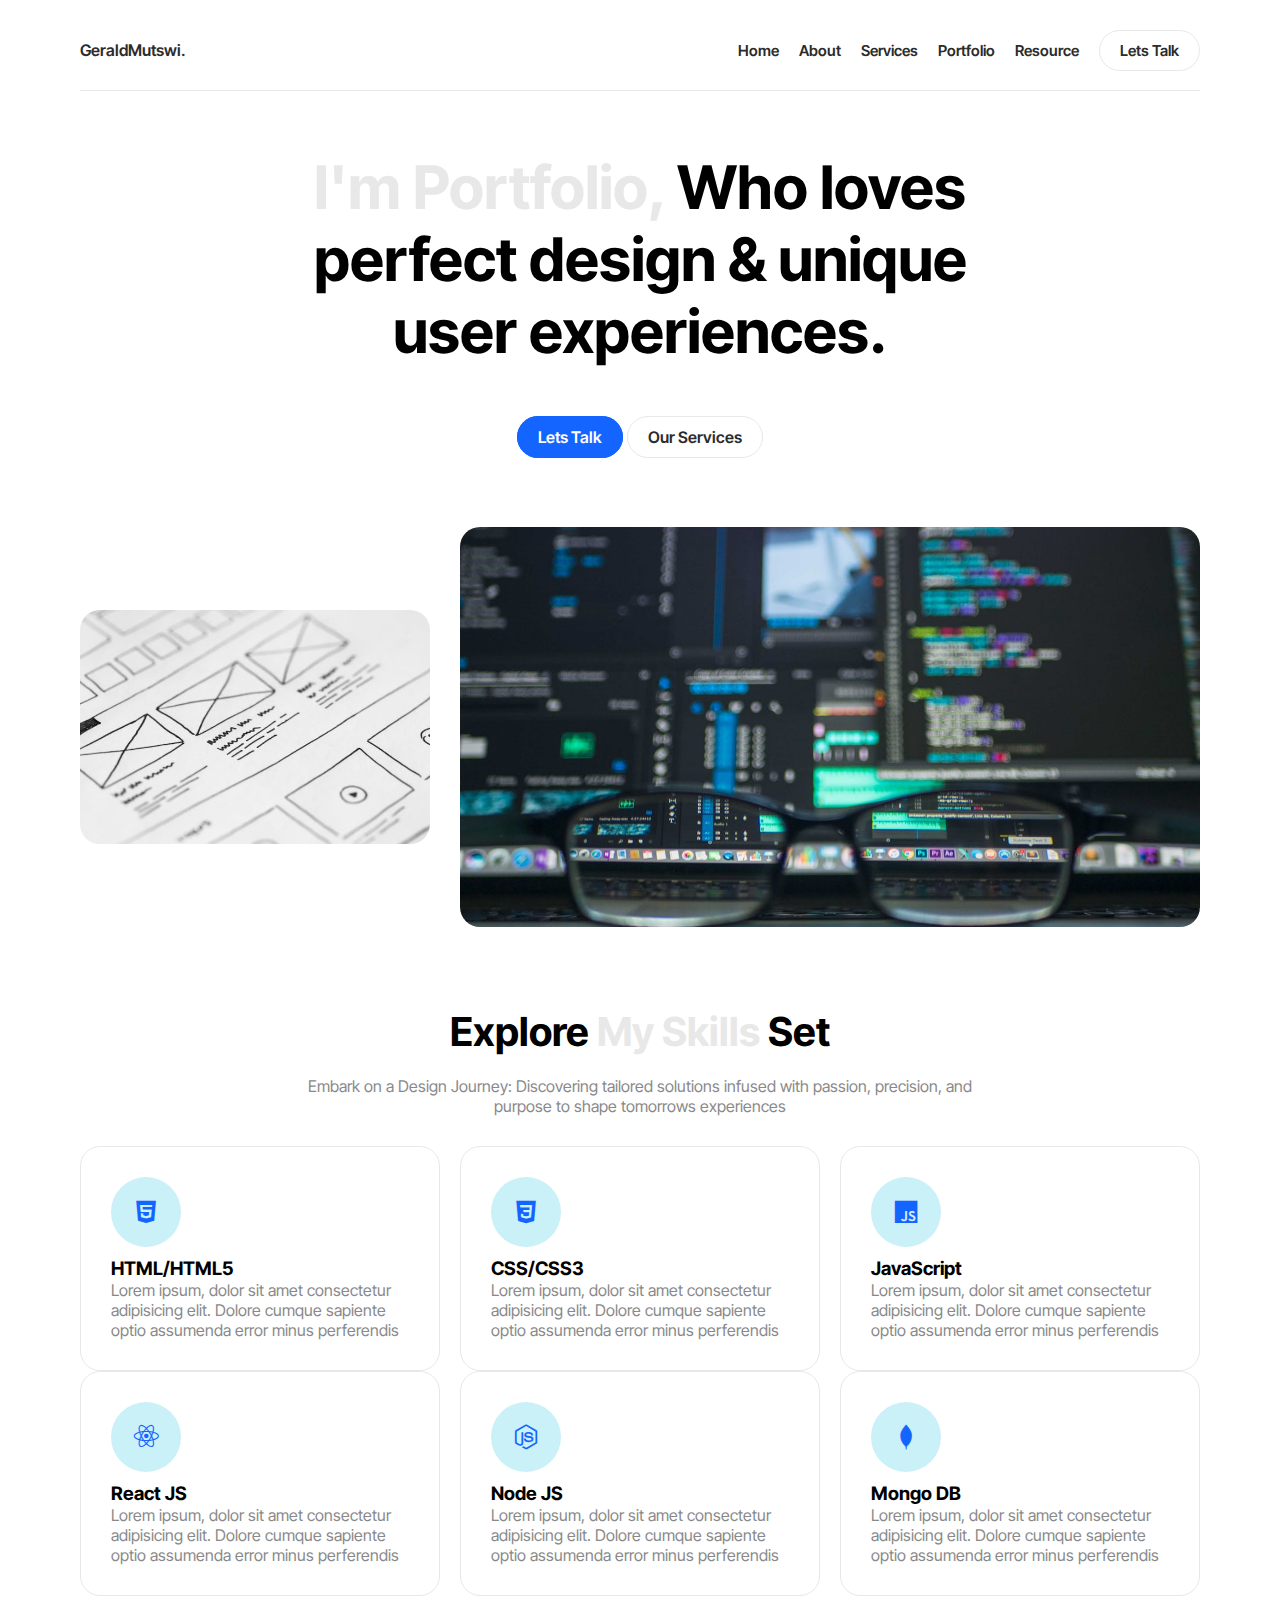
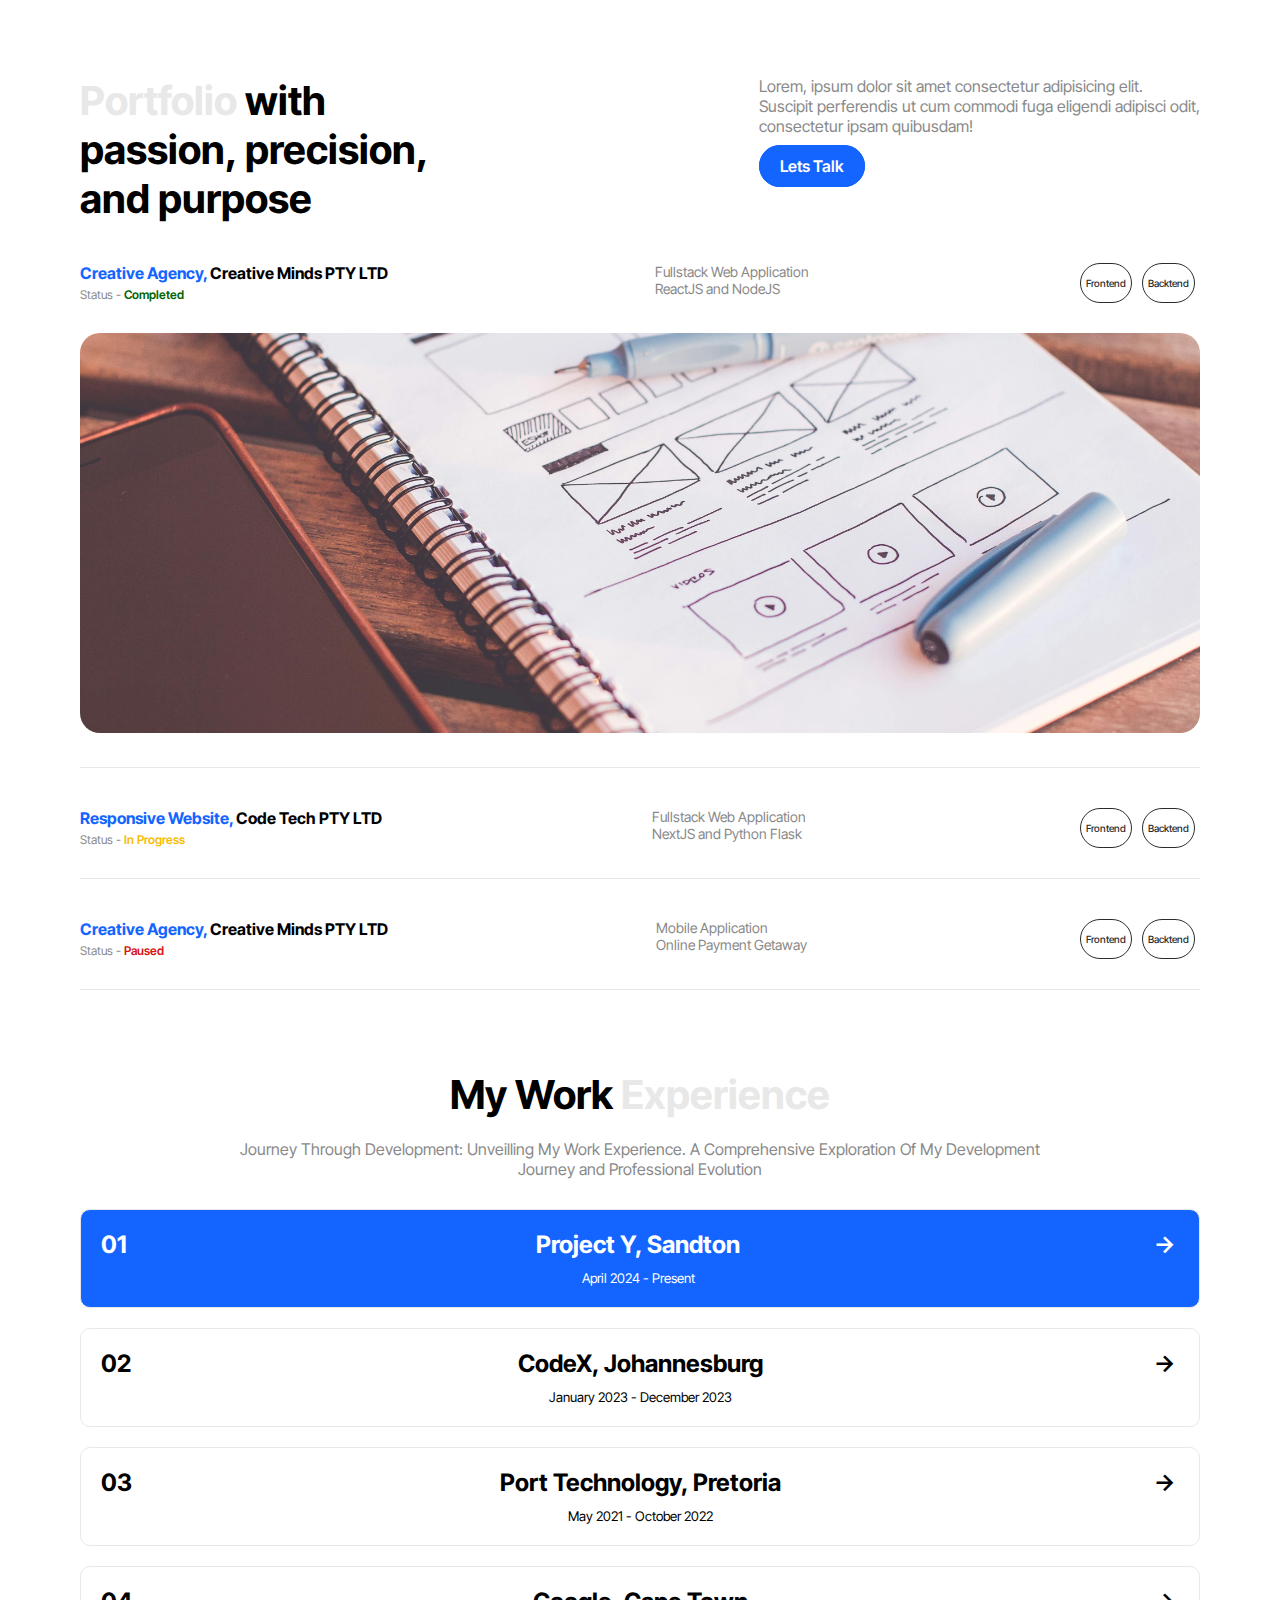
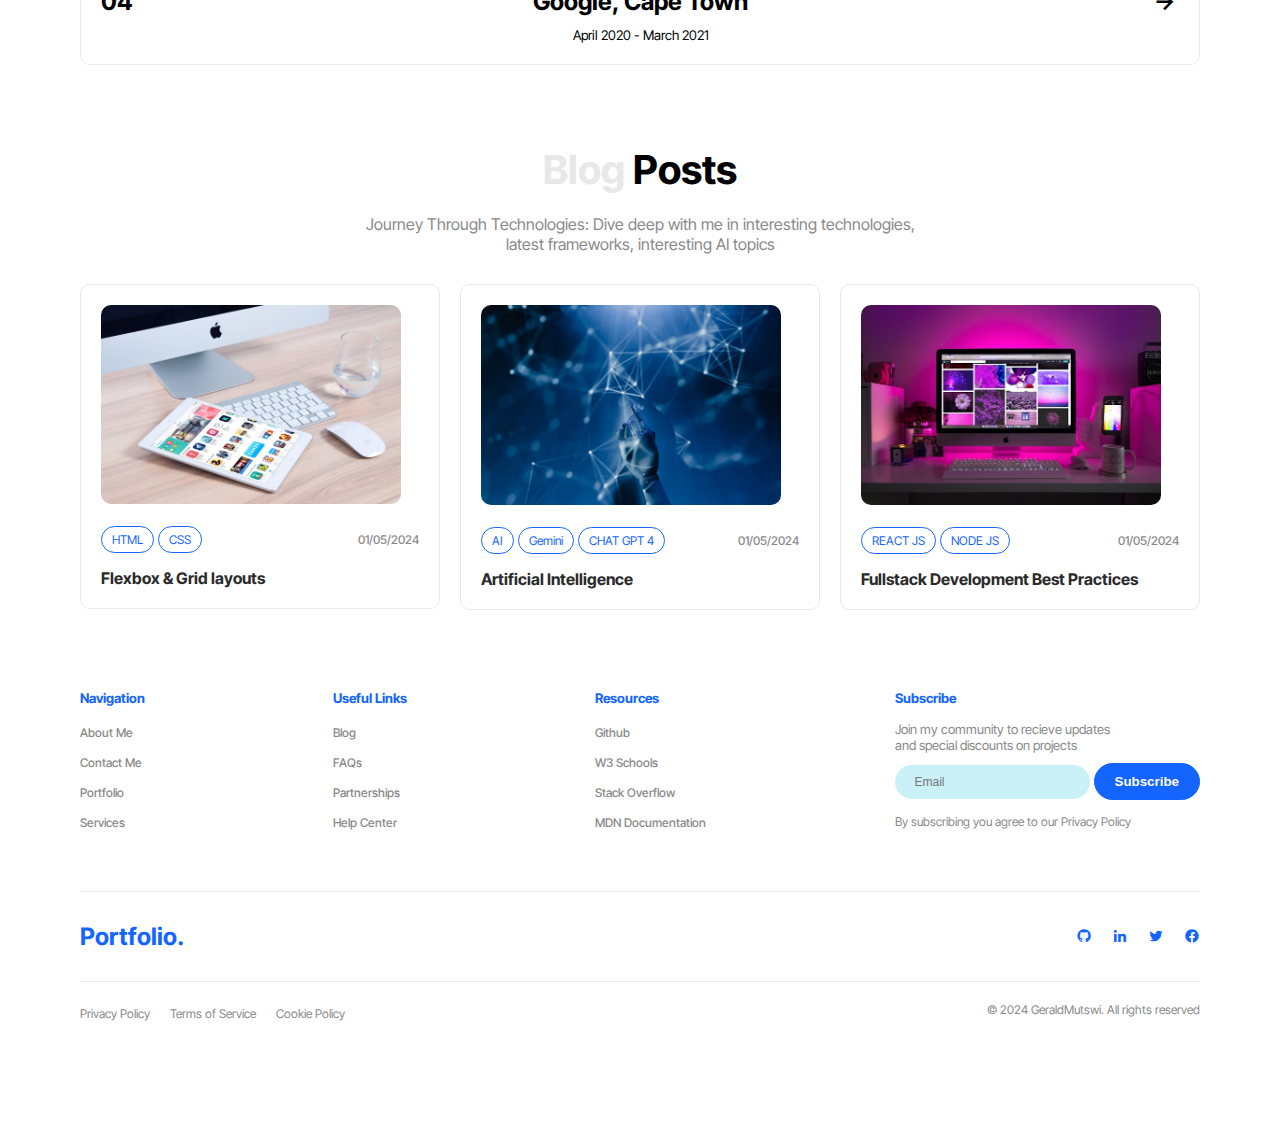
<file: index.html>
<!DOCTYPE html>
<html lang="en">
<head>
    <meta charset="UTF-8">
    <meta name="viewport" content="width=device-width, initial-scale=1.0">
    <link href='https://unpkg.com/boxicons@2.1.4/css/boxicons.min.css' rel='stylesheet'>
    <link rel="stylesheet" href="./assets/styles.css">
    <title>Gerald | Portfolio | Project</title>
</head>
<body>
    <!-- 
        HEADER
     -->
    <header class="header">
        <nav class="nav">
            <span class="nav-logo"><a href="index.html">GeraldMutswi.</a></span>
            <ul class="nav-links">
                <li class="nav-link responsive-link">
                    <a href="index.html">Home</a>
                </li>
                <li class="nav-link responsive-link">
                    <a href="about.html">About</a>
                </li>
                <li class="nav-link responsive-link">
                    <a href="services.html">Services</a>
                </li>
                <li class="nav-link responsive-link">
                    <a href="portfolio.html">Portfolio</a>
                </li>
                <li class="nav-link responsive-link">
                    <a href="#">Resource</a>
                </li>
                <li class="nav-link">
                    <a href="contact.html" class="button secondary-button">Lets Talk</a>
                </li>
                <li class="nav-link responsive-menu">
                    <a href="#"><i class='bx bx-menu'></i></a>
                </li>
            </ul>
        </nav>
        <div class="hero">
            <h1><span>I'm Portfolio,</span> Who loves <br> perfect design & unique <br> user experiences.</h1>
            <div class="hero-buttons">
                <a href="contact.html" class="button primary-button">Lets Talk</a>
                <a href="#" class="button secondary-button ml">Our Services</a>
            </div>
            <div class="hero-images">
                <img class="hero-image-one" src="./assets/images/hero-one.jpg" alt="Responsive Design">
                <img class="hero-image-two" src="./assets/images/hero-two.jpg" alt="Development And Testing">
            </div>
        </div>
    </header>
    <!-- 
        MAIN CONTENT
     -->
    <main>
        <!-- 
            SKILLS SECTION
        -->
        <section class="section">
            <div class="first-heading">
                <h2>Explore <span>my skills</span> set</h2>
                <p>Embark on a Design Journey: Discovering tailored solutions infused with passion, precision, and <br> purpose to shape tomorrows experiences</p>
            </div>
            <div class="container">
                <div class="column">
                    <div class="skills-card">
                        <i class='bx bxl-html5'></i>
                        <h3>HTML/HTML5</h3>
                        <P>Lorem ipsum, dolor sit amet consectetur adipisicing elit. 
                            Dolore cumque sapiente optio assumenda error minus perferendis 
                        </P>
                    </div>
                </div>
                <div class="column">
                    <div class="skills-card">
                        <i class='bx bxl-css3' ></i>
                        <h3>CSS/CSS3</h3>
                        <P>Lorem ipsum, dolor sit amet consectetur adipisicing elit. 
                            Dolore cumque sapiente optio assumenda error minus perferendis 
                        </P>
                    </div>
                </div>
                <div class="column">
                    <div class="skills-card">
                        <i class='bx bxl-javascript' ></i>
                        <h3>JavaScript</h3>
                        <P>Lorem ipsum, dolor sit amet consectetur adipisicing elit. 
                            Dolore cumque sapiente optio assumenda error minus perferendis 
                        </P>
                    </div>
                </div>
            </div>
            <div class="container mt-10">
                <div class="column">
                    <div class="skills-card">
                        <i class='bx bxl-react'></i>
                        <h3>React JS</h3>
                        <P>Lorem ipsum, dolor sit amet consectetur adipisicing elit. 
                            Dolore cumque sapiente optio assumenda error minus perferendis 
                        </P>
                    </div>
                </div>
                <div class="column">
                    <div class="skills-card">
                        <i class='bx bxl-nodejs' ></i>
                        <h3>Node JS</h3>
                        <P>Lorem ipsum, dolor sit amet consectetur adipisicing elit. 
                            Dolore cumque sapiente optio assumenda error minus perferendis 
                        </P>
                    </div>
                </div>
                <div class="column">
                    <div class="skills-card">
                        <i class='bx bxl-mongodb' ></i>
                        <h3>Mongo DB</h3>
                        <P>Lorem ipsum, dolor sit amet consectetur adipisicing elit. 
                            Dolore cumque sapiente optio assumenda error minus perferendis 
                        </P>
                    </div>
                </div>
            </div>
        </section>
        <!-- 
            PORTFOLIO SECTION
        -->
        <section class="section">
            <div class="second-heading">
                <h2><span>Portfolio</span> with <br> passion, precision, <br> and purpose</h2>
                <div>
                    <p>Lorem, ipsum dolor sit amet consectetur adipisicing elit. <br>
                        Suscipit perferendis ut cum commodi fuga eligendi adipisci odit, <br>
                        consectetur ipsam quibusdam!
                    </p>
                    <a href="#" class="button primary-button">Lets Talk</a>
                </div>
            </div>
            <div class="portfolio-card">
                <div class="card-content">
                    <div class="item-name">
                        <h4><span class="project-name-colored">Creative Agency, </span>Creative Minds PTY LTD</h4>
                        <small>Status - <span class="green">Completed</span></small>
                    </div>
                    <p>Fullstack Web Application <br> ReactJS and NodeJS</p>
                    <div class="context">
                        <span>Frontend</span>
                        <span>Backtend</span>
                    </div>
                </div>
                <img class="project-image" src="./assets/images/project-im.jpg" alt="Project Image">
            </div>
            <div class="portfolio-card">
                <div class="card-content">
                    <div class="item-name">
                        <h4><span class="project-name-colored">Responsive Website, </span>Code Tech PTY LTD</h4>
                        <small>Status - <span class="yellow">In Progress</span></small>
                    </div>
                    <p>Fullstack Web Application <br> NextJS and Python Flask</p>
                    <div class="context">
                        <span>Frontend</span>
                        <span>Backtend</span>
                    </div>
                </div>
            </div>
            <div class="portfolio-card">
                <div class="card-content">
                    <div class="item-name">
                        <h4><span class="project-name-colored">Creative Agency, </span>Creative Minds PTY LTD</h4>
                        <small>Status - <span class="red">Paused</span></small>
                    </div>
                    <p>Mobile Application <br> Online Payment Getaway</p>
                    <div class="context">
                        <span>Frontend</span>
                        <span>Backtend</span>
                    </div>
                </div>
            </div>
        </section>
        <!-- 
            EXPERIENCE SECTION
        -->
        <section class="section">
            <div class="first-heading">
                <h2>My work<span> Experience</span></h2>
                <p>Journey Through Development: Unveilling My Work Experience. A Comprehensive Exploration Of My Development <br> Journey and Professional Evolution</p>
            </div>
            <div class="column">
                <div class="experience-card bg-primary">
                    <h2 class="white">01</h2>
                    <div class="company-and-date">
                        <h2 class="white">Project Y, Sandton</h2>
                        <small class="white">April 2024 - Present</small>
                    </div>
                    <i class='white bx bx-right-arrow-alt'></i>
                </div>
            </div>
            <div class="column">
                <div class="experience-card">
                    <h2>02</h2>
                    <div class="company-and-date">
                        <h2>CodeX, Johannesburg</h2>
                        <small>January 2023 - December 2023</small>
                    </div>
                    <i class='bx bx-right-arrow-alt'></i>
                </div>
            </div>
            <div class="column">
                <div class="experience-card">
                    <h2>03</h2>
                    <div class="company-and-date">
                        <h2>Port Technology, Pretoria</h2>
                        <small>May 2021 - October 2022</small>
                    </div>
                    <i class='bx bx-right-arrow-alt'></i>
                </div>
            </div>
            <div class="column">
                <div class="experience-card">
                    <h2>04</h2>
                    <div class="company-and-date">
                        <h2>Google, Cape Town</h2>
                        <small>April 2020 - March 2021</small>
                    </div>
                    <i class='bx bx-right-arrow-alt'></i>
                </div>
            </div>
        </section>
        <!-- 
            BLOG SECTION
        -->
        <section class="section">
            <div class="first-heading">
                <h2><span>Blog</span> Posts</h2>
                <p>Journey Through Technologies: Dive deep with me in interesting technologies, <br> latest frameworks, interesting AI topics</p>
            </div>
            <div class="container">
                <div class="column">
                    <div class="blog-card">
                        <img class="image" src="./assets/images/blog-one.jpg" alt="Blog Image">
                        <div class="blog-topics d-flex justify-content-space-between">
                            <div class="topics">
                                <span>HTML</span>
                                <span>CSS</span>
                            </div>
                            <div class="date">
                                <span>01/05/2024</span>
                            </div>
                        </div>
                        <a href="#"><h4>Flexbox & Grid layouts</h4></a>
                    </div>
                </div>
                <div class="column">
                    <div class="blog-card">
                        <img class="image" src="./assets/images/project-two.jpg" alt="Blog Image">
                        <div class="blog-topics d-flex justify-content-space-between">
                            <div class="topics">
                                <span>AI</span>
                                <span>Gemini</span>
                                <span>CHAT GPT 4</span>
                            </div>
                            <div class="date">
                                <span>01/05/2024</span>
                            </div>
                        </div>
                        <a href="#"><h4>Artificial Intelligence</h4></a>
                    </div>
                </div>
                <div class="column">
                    <div class="blog-card">
                        <img class="image" src="./assets/images/blog-three.jpg" alt="Blog Image">
                        <div class="blog-topics d-flex justify-content-space-between">
                            <div class="topics">
                                <span>REACT JS</span>
                                <span>NODE JS</span>
                            </div>
                            <div class="date">
                                <span>01/05/2024</span>
                            </div>
                        </div>
                        <a href="#"><h4>Fullstack Development Best Practices</h4></a>
                    </div>
                </div>
            </div>
        </section>
    </main>
    <!-- 
        FOOTER
     -->
    <footer class="footer">
        <div class="footer-content">
            <ul class="footer-links">
                <li class="footer-header">
                    <h5>Navigation</h5>
                </li>
                <li class="footer-link">
                    <a href="#">About Me</a>
                </li>
                <li class="footer-link">
                    <a href="#">Contact Me</a>
                </li>
                <li class="footer-link">
                    <a href="#">Portfolio</a>
                </li>
                <li class="footer-link">
                    <a href="#">Services</a>
                </li>
            </ul>
            <ul class="footer-links">
                <li class="footer-header">
                    <h5>Useful Links</h5>
                </li>
                <li class="footer-link">
                    <a href="#">Blog</a>
                </li>
                <li class="footer-link">
                    <a href="#">FAQs</a>
                </li>
                <li class="footer-link">
                    <a href="#">Partnerships</a>
                </li>
                <li class="footer-link">
                    <a href="#">Help Center</a>
                </li>
            </ul>
            <ul class="footer-links">
                <li class="footer-header">
                    <h5>Resources</h5>
                </li>
                <li class="footer-link">
                    <a href="#">Github</a>
                </li>
                <li class="footer-link">
                    <a href="#">W3 Schools</a>
                </li>
                <li class="footer-link">
                    <a href="#">Stack Overflow</a>
                </li>
                <li class="footer-link">
                    <a href="#">MDN Documentation</a>
                </li>
            </ul>
            <ul class="footer-links">
                <li class="footer-header">
                    <h5>Subscribe</h5>
                </li>
                <li class="footer-subscription">
                    <p class="grey">Join my community to  recieve updates <br> and special discounts on projects</p>
                    <form action="">
                        <input type="email" name="email" id="email" placeholder="Email">
                        <input type="submit" class="button primary-button" value="Subscribe">
                    </form>
                    <small class="grey">By subscribing you agree to our Privacy Policy</small>
                </li>
            </ul>
        </div>
        <div class="footer-social-content">
            <h2>Portfolio.</h2>
            <ul class="social-links">
                <li class="social-link">
                    <a href="#"><i class='bx bxl-github'></i></a>
                </li>
                <li class="social-link">
                    <a href="#"><i class='bx bxl-linkedin'></i></a>
                </li>
                <li class="social-link">
                    <a href="#"><i class='bx bxl-twitter'></i></a>
                </li>
                <li class="social-link">
                    <a href="#"><i class='bx bxl-facebook-circle'></i></a>
                </li>
            </ul>
        </div>
        <div class="footer-bottom-links">
            <ul class="bottom-links">
                <li class="bottom-link">
                    <a href="#">Privacy Policy</a>
                </li>
                <li class="bottom-link">
                    <a href="#">Terms of Service</a>
                </li>
                <li class="bottom-link">
                    <a href="#">Cookie Policy</a>
                </li>
            </ul>
            <p class="bottom-p">&copy; 2024 GeraldMutswi. All rights reserved</p>
        </div>
    </footer>
</body>
</html>
</file>
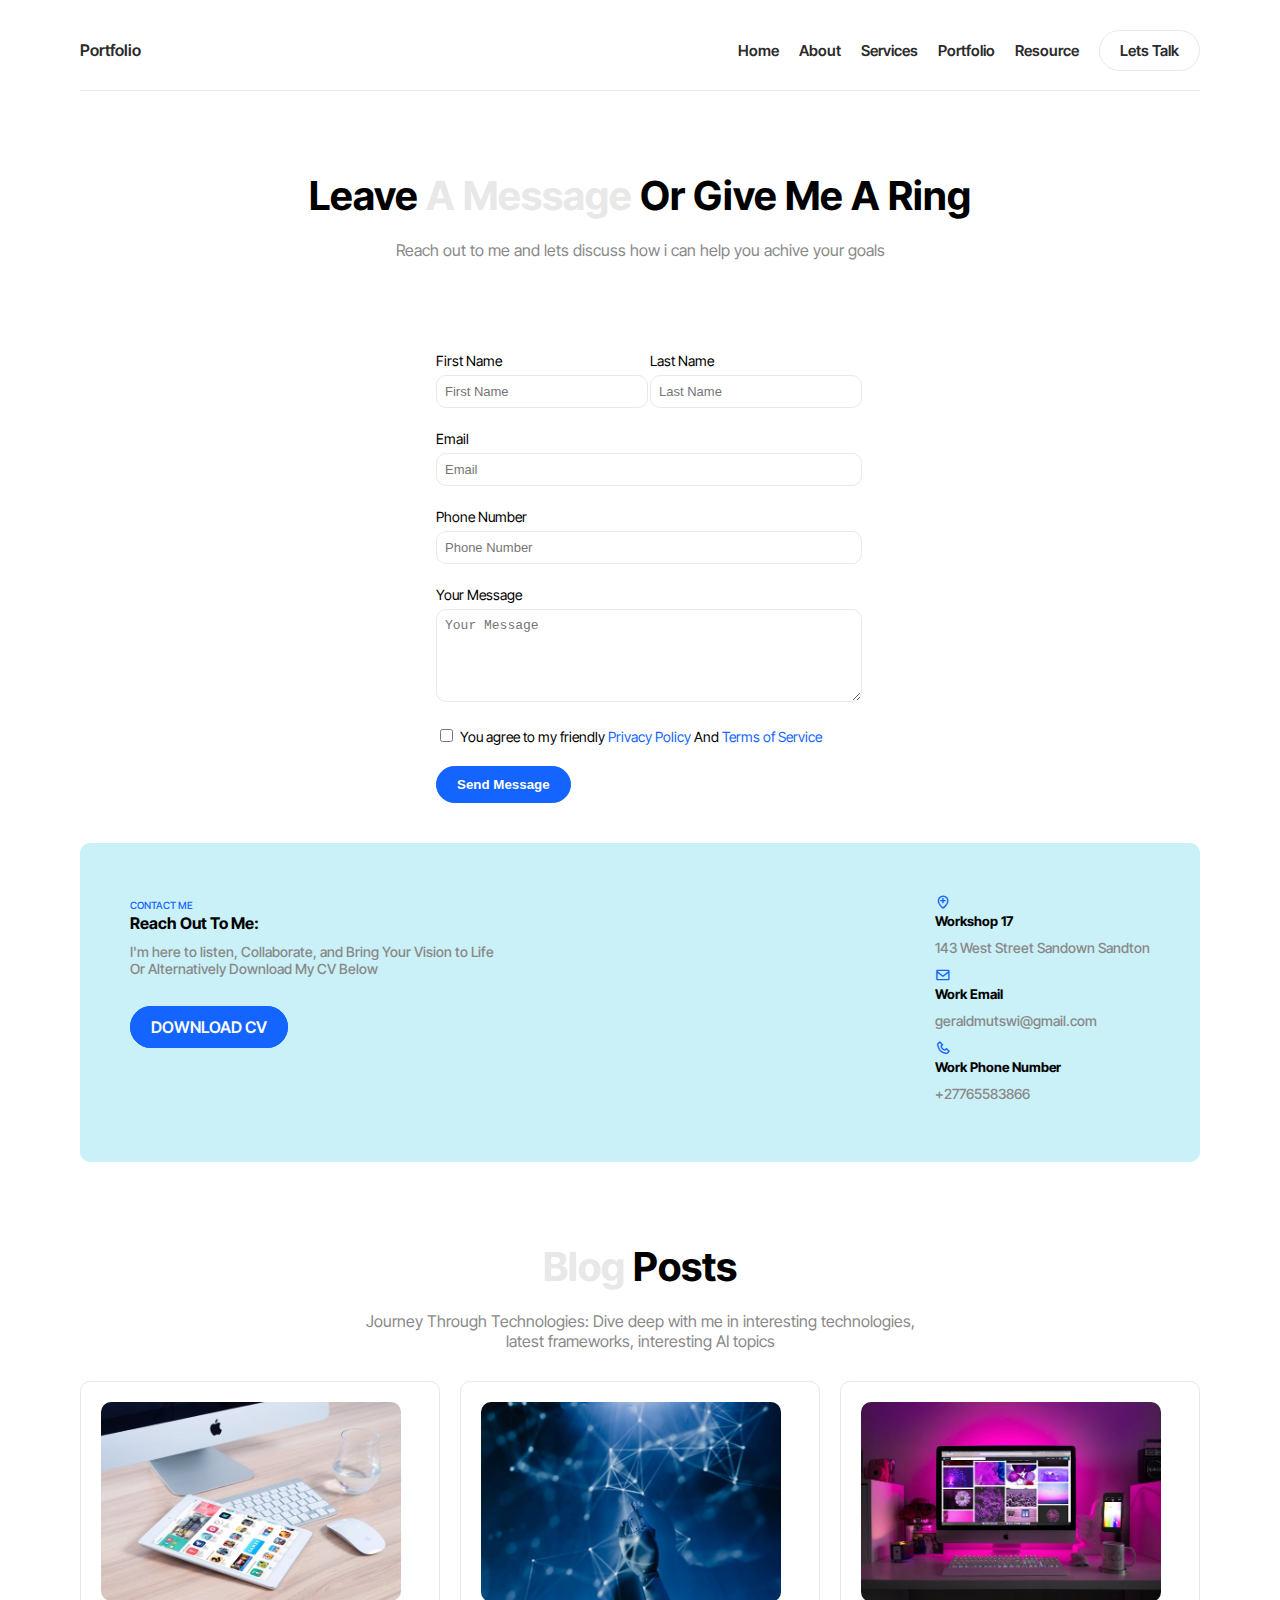
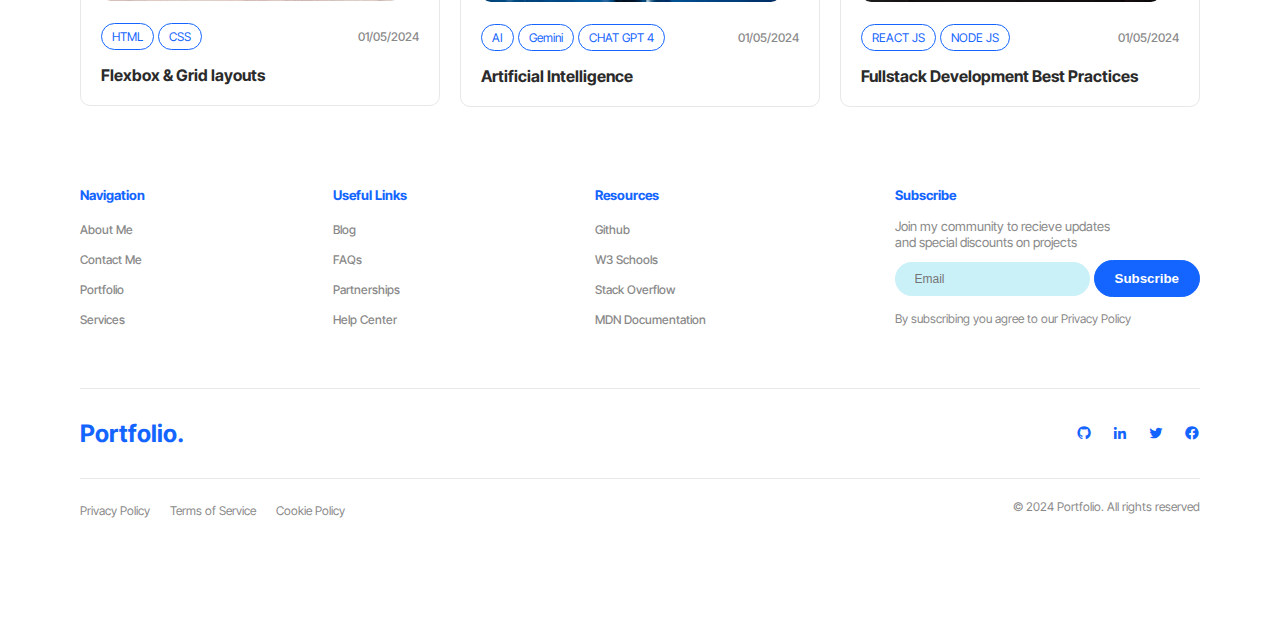
<file: contact.html>
<!DOCTYPE html>
<html lang="en">
<head>
    <meta charset="UTF-8">
    <meta name="viewport" content="width=device-width, initial-scale=1.0">
    <link href='https://unpkg.com/boxicons@2.1.4/css/boxicons.min.css' rel='stylesheet'>
    <link rel="stylesheet" href="./assets/styles.css">
    <title>Contacts</title>
</head>
<body>
    <header class="header">
        <nav class="nav">
            <span class="nav-logo"><a href="index.html">Portfolio</a></span>
            <ul class="nav-links">
                <li class="nav-link responsive-link">
                    <a href="index.html">Home</a>
                </li>
                <li class="nav-link responsive-link">
                    <a href="about.html">About</a>
                </li>
                <li class="nav-link responsive-link">
                    <a href="services.html">Services</a>
                </li>
                <li class="nav-link responsive-link">
                    <a href="portfolio.html">Portfolio</a>
                </li>
                <li class="nav-link responsive-link">
                    <a href="#">Resource</a>
                </li>
                <li class="nav-link">
                    <a href="contact.html" class="button secondary-button">Lets Talk</a>
                </li>
                <li class="nav-link responsive-menu">
                    <a href="#"><i class='bx bx-menu'></i></a>
                </li>
            </ul>
        </nav>
    </header>
    <main>
        <section class="section">
            <div class="first-heading">
                <h2>Leave <span>a message</span> or give me a ring</h2>
                <p>Reach out to me and lets discuss how i can help you achive your goals</p>
            </div>
            <div class="contact-form">
                <form class="form" action="">
                    <div class="full-name">
                        <div class="form-group">
                            <label for="firstname">First Name</label><br>
                            <input class="form-control" type="text" placeholder="First Name" name="firstname" id="firstname" required>
                        </div>
                        <div class="form-group">
                            <label for="lastname">Last Name</label><br>
                            <input class="form-control" type="text" placeholder="Last Name" name="lastname" id="lastname" required>
                        </div>
                    </div>
                    <div class="form-group">
                        <label for="email">Email</label><br>
                        <input class="form-control" type="email" placeholder="Email" name="email" id="email" required>
                    </div>
                    <div class="form-group">
                        <label for="phonenumber">Phone Number</label><br>
                        <input class="form-control" type="number" placeholder="Phone Number" name="phonenumber" id="phonenumber" required>
                    </div>
                    <div class="form-group">
                        <label for="message">Your Message</label><br>
                        <textarea class="form-message" placeholder="Your Message" name="message" id="message" rows="5"></textarea>
                    </div>
                    <div class="form-group">
                        <input type="checkbox" class="checkbox" name="checkbox" id="checkbox">
                        <label for="checkbox">You agree to my friendly <a class="primary" href="#">Privacy Policy</a> And <a class="primary" href="#">Terms of Service</a></label>
                    </div>
                    <input type="submit" class="button primary-button" value="Send Message">
                </form>
            </div>
            <div class="contact-details">
                <div class="contact-details-heading">
                    <span>CONTACT ME</span>
                    <h4 class="contact-heading">Reach Out To Me:</h4>
                    <p class="mb-20">I'm here to listen, Collaborate, and Bring Your Vision to Life <br>
                        Or Alternatively Download My CV Below
                    </p>
                    <a href="#" class="button primary-button">DOWNLOAD CV</a>
                </div>
                <div class="contact-details-information">
                    <div class="address display-flex gap-10">
                        <i class='bx bx-location-plus'></i>
                        <div class="content-details">
                            <h5 class="contact-heading">Workshop 17</h5>
                            <p>143 West Street Sandown Sandton</p>
                        </div>
                    </div>
                    <div class="email display-flex gap-10">
                        <i class='bx bx-envelope' ></i>
                        <div class="content-details">
                            <h5 class="contact-heading">Work Email</h5>
                            <p>geraldmutswi@gmail.com</p>
                        </div>
                    </div>
                    <div class="phone display-flex gap-10">
                        <i class='bx bx-phone' ></i>
                        <div class="content-details">
                            <h5 class="contact-heading">Work Phone Number</h5>
                            <p>+27765583866</p>
                        </div>
                    </div>
                </div>
            </div>
        </section>
        <section class="section">
            <div class="first-heading">
                <h2><span>Blog</span> Posts</h2>
                <p>Journey Through Technologies: Dive deep with me in interesting technologies, <br> latest frameworks, interesting AI topics</p>
            </div>
            <div class="container">
                <div class="column">
                    <div class="blog-card">
                        <img class="image" src="./assets/images/blog-one.jpg" alt="Blog Image">
                        <div class="blog-topics d-flex justify-content-space-between">
                            <div class="topics">
                                <span>HTML</span>
                                <span>CSS</span>
                            </div>
                            <div class="date">
                                <span>01/05/2024</span>
                            </div>
                        </div>
                        <a href="#"><h4>Flexbox & Grid layouts</h4></a>
                    </div>
                </div>
                <div class="column">
                    <div class="blog-card">
                        <img class="image" src="./assets/images/project-two.jpg" alt="Blog Image">
                        <div class="blog-topics d-flex justify-content-space-between">
                            <div class="topics">
                                <span>AI</span>
                                <span>Gemini</span>
                                <span>CHAT GPT 4</span>
                            </div>
                            <div class="date">
                                <span>01/05/2024</span>
                            </div>
                        </div>
                        <a href="#"><h4>Artificial Intelligence</h4></a>
                    </div>
                </div>
                <div class="column">
                    <div class="blog-card">
                        <img class="image" src="./assets/images/blog-three.jpg" alt="Blog Image">
                        <div class="blog-topics d-flex justify-content-space-between">
                            <div class="topics">
                                <span>REACT JS</span>
                                <span>NODE JS</span>
                            </div>
                            <div class="date">
                                <span>01/05/2024</span>
                            </div>
                        </div>
                        <a href="#"><h4>Fullstack Development Best Practices</h4></a>
                    </div>
                </div>
            </div>
        </section>
    </main>
    <footer class="footer">
        <div class="footer-content">
            <ul class="footer-links">
                <li class="footer-header">
                    <h5>Navigation</h5>
                </li>
                <li class="footer-link">
                    <a href="#">About Me</a>
                </li>
                <li class="footer-link">
                    <a href="#">Contact Me</a>
                </li>
                <li class="footer-link">
                    <a href="#">Portfolio</a>
                </li>
                <li class="footer-link">
                    <a href="#">Services</a>
                </li>
            </ul>
            <ul class="footer-links">
                <li class="footer-header">
                    <h5>Useful Links</h5>
                </li>
                <li class="footer-link">
                    <a href="#">Blog</a>
                </li>
                <li class="footer-link">
                    <a href="#">FAQs</a>
                </li>
                <li class="footer-link">
                    <a href="#">Partnerships</a>
                </li>
                <li class="footer-link">
                    <a href="#">Help Center</a>
                </li>
            </ul>
            <ul class="footer-links">
                <li class="footer-header">
                    <h5>Resources</h5>
                </li>
                <li class="footer-link">
                    <a href="#">Github</a>
                </li>
                <li class="footer-link">
                    <a href="#">W3 Schools</a>
                </li>
                <li class="footer-link">
                    <a href="#">Stack Overflow</a>
                </li>
                <li class="footer-link">
                    <a href="#">MDN Documentation</a>
                </li>
            </ul>
            <ul class="footer-links">
                <li class="footer-header">
                    <h5>Subscribe</h5>
                </li>
                <li class="footer-subscription">
                    <p class="grey">Join my community to  recieve updates <br> and special discounts on projects</p>
                    <form action="">
                        <input type="email" name="email" id="email" placeholder="Email">
                        <input type="submit" class="button primary-button" value="Subscribe">
                    </form>
                    <small class="grey">By subscribing you agree to our Privacy Policy</small>
                </li>
            </ul>
        </div>
        <div class="footer-social-content">
            <h2>Portfolio.</h2>
            <ul class="social-links">
                <li class="social-link">
                    <a href="#"><i class='bx bxl-github'></i></a>
                </li>
                <li class="social-link">
                    <a href="#"><i class='bx bxl-linkedin'></i></a>
                </li>
                <li class="social-link">
                    <a href="#"><i class='bx bxl-twitter'></i></a>
                </li>
                <li class="social-link">
                    <a href="#"><i class='bx bxl-facebook-circle'></i></a>
                </li>
            </ul>
        </div>
        <div class="footer-bottom-links">
            <ul class="bottom-links">
                <li class="bottom-link">
                    <a href="#">Privacy Policy</a>
                </li>
                <li class="bottom-link">
                    <a href="#">Terms of Service</a>
                </li>
                <li class="bottom-link">
                    <a href="#">Cookie Policy</a>
                </li>
            </ul>
            <p class="bottom-p">&copy; 2024 Portfolio. All rights reserved</p>
        </div>
    </footer>
</html>
</file>
<file: assets/styles.css>
@import url('https://fonts.googleapis.com/css2?family=Inter+Tight:ital,wght@0,100..900;1,100..900&display=swap');
:root {
    /* COLORS */
    --primary-color: #1465FF;
    --secondary-color: #F3F7FF;
    --white-color: #ffffff;
    --black-color: #2b2b2b;
    --faded-blue: #CAF0F8;
    --gray-color: #e8e8e8;
    --grey-color: #898989;
    --green-color: #006400;
    --yellow-color: #f7bd03;
    --red-color: #d71515;
    /* TYPOGRAPHY */
    --font-inter-tight: Inter Tight, sans-serif;
}
/*
    GLOBAL STYLES
*/
html, body {
    box-sizing: border-box;
    background-color: var(--white-color);
    font-family: var(--font-inter-tight);
    margin: 0;
    padding: 0;
}
h1, h2, h3, h4, h5, h6 {
    font-family: var(--font-inter-tight);
    margin: 0;
}
p {
    margin: 0;
}
a {
    text-decoration: none;
}
ul {
    list-style-type: none;
    margin: 0;
    padding: 0;
}
li {
    margin: 0;
    padding: 0;
}
.mt-20 {
    margin-top: 20px;
}
.mb-20 {
    margin-bottom: 40px;
}
/*
    BUTTONS
*/
.button {
    padding: 10px 20px;
    font-weight: 600;
    border-radius: 30px;
}
.primary-button {
    color: var(--white-color);
    border: 1px solid var(--primary-color);
    background-color: var(--primary-color);
}
.primary-button:hover {
    color: var(--primary-color);
    background-color: var(--white-color);
    transition: 300ms ease-in-out;
}
.secondary-button {
    color: var(--black-color);
    border: 1px solid var(--gray-color);
    background-color: var(--white-color);
}
.secondary-button:hover {
    color: var(--primary-color);
    border: 1px solid var(--primary-color);
    background-color: var(--white-color);
    transition: 300ms ease-in-out;
}
/*
    HEADINGS, FIRST, SECOND & THIRD
*/
.first-heading {
    text-align: center;
    margin: 30px 0;
}
.first-heading h2 {
    font-size: 40px;
    text-transform: capitalize;
}
.first-heading p {
    color: var(--grey-color);
    margin-top: 20px;
}
.first-heading span {
    color: var(--gray-color);
}
@media (max-width: 567px) {
    .first-heading {
        margin: 15px 0;
    }
    .first-heading h2 {
        font-size: 25px;
    }
    .first-heading p {
        font-size: 14px;
    }
}
/* SECOND */
.second-heading {
    display: flex;
    justify-content: space-between;
    margin: 40px 0;
}
.second-heading span {
    color: var(--gray-color);
}
.second-heading h2 {
    font-size: 40px;
}
.second-heading p {
    color: var(--grey-color);
    padding-bottom: 20px;
}
@media (max-width: 567px) {
    .second-heading {
        flex-direction: column;
    }
    .second-heading h2 {
        font-size: 25px;
    }
    .second-heading p {
        font-size: 14px;
    }
}
/*
    AVAILABLE COLORS
*/
.primary {
    color: var(--primary-color);}
.secondary {
    color: var(--secondary-color);}
.white {
    color: var(--white-color);}
.black {
    color: var(--black-color);}
.faded-blue {
    color: var(--faded-blue);}
.gray {
    color: var(--gray-color);}
.grey {
    color: var(--grey-color);}
.green {
    color: var(--green-color);}
.yellow {
    color: var(--yellow-color);}
.red {
    color: var(--red-color);}
/*
    BACKGROUND COLORS
*/
.bg-primary {
    background-color: var(--primary-color);}
.bg-secondary {
    background-color: var(--secondary-color);}
.bg-white {
    background-color: var(--white-color);}
.bg-black {
    background-color: var(--black-color);}
.bg-faded-blue {
    background-color: var(--faded-blue);}
.bg-gray {
    background-color: var(--gray-color);}
.bg-grey {
    background-color: var(--grey-color);}
.bg-green {
    background-color: var(--green-color);}
.bg-yellow {
    background-color: var(--yellow-color);}
.bg-red {
    background-color: var(--red-color);}
/* 
    CONTAINER, COLUMNS, SECTIONS, HEADER, FOOTER 
*/
.header {
    padding: 0 80px;
    margin: 40px 0px;
}
.section, .footer {
    padding: 0 80px;
    margin: 80px 0;
}
.container {
    display: flex;
    gap: 20px;
    flex-wrap: wrap;
}
.column {
    flex: 1;
}
@media (max-width: 768px) {
    .header, .section, .footer {
        padding: 0 30px;
        margin: 40px 0;
    }
}
@media (max-width: 567px) {
    .header, .section, .footer {
        padding: 0 20px;
        margin: 15px 0;
    }
    .container {
        flex-direction: column;
    }
    .column {
        flex-basis: 100%;
    }
}
@media (min-width: 568px) {
    /* 1-column */
    .column {
        flex-basis: 100%;}
    /* 2-columns */
    .column {
        flex-basis: 50%;}
    /* 3-columns */
    .column {
        flex-basis: 33.3333333333%;}
    /* 4-columns */
    .column {
        flex-basis: 25%;}
    /* 5-columns */
    .column {
        flex-basis: 20%;}
    /* 6-columns */
    .column {
        flex-basis: 16.6666666667%;}
    /* 7-columns */
    .column {
        flex-basis: 14.2857142857%;}
    /* 8-columns */
    .column {
        flex-basis: 12.5%;}
    /* 9-columns */
    .column {
        flex-basis: 11.1111111111%;}
    /* 10-columns */
    .column {
        flex-basis: 10%;}
}
/* 
    COLUMN SPAN 
*/
.column-span-1 {
    flex: 1;}
.column-span-2 {
    flex: 2;}
.column-span-3 {
    flex: 3;}
.column-span-4 {
    flex: 4;}
.column-span-5 {
    flex: 5;}
.column-span-6 {
    flex: 6;}
.column-span-7 {
    flex: 7;}
.column-span-8 {
    flex: 8;}
.column-span-9 {
    flex: 9;}
.column-span-10 {
    flex: 10;}
/* 
    DISPLAY 
*/
.d-flex {
    display: flex;}
.d-block {
    display: block;}
.d-inline {
    display: inline;}
.d-grid {
    display: grid;}
.d-inline-flex {
    display: inline-flex;}
.d-inline-block {
    display: inline-block;}
.d-none {
    display: none;}
.d-inherit {
    display: inherit;}
.d-initial {
    display: initial;}
.d-unset {
    display: unset;}
/* 
    TEXT ALIGNMENT 
*/
.text-center {
    text-align: center;}
.text-left {
    text-align: left;}
.text-right {
    text-align: right;}
.text-start {
    text-align: start;}
.text-end {
    text-align: end;}
.text-justify {
    text-align: justify;}
.text-inherit {
    text-align: inherit;}
.text-unset {
    text-align: unset;}
.text-initial {
    text-align: initial;}
.text- {
    text-align: unset;}
/* 
    JUSTIFY CONTENT 
*/
.justify-content-center {
    justify-content: center;}
.justify-content-space-between {
    justify-content: space-between;}
.justify-content-space-around {
    justify-content: space-around;}
.justify-content-space-evenly {
    justify-content: space-evenly;}
.justify-content-start {
    justify-content: left;}
.justify-content-end {
    justify-content: end;}
.justify-content-inherit {
    justify-content: inherit;}
.justify-content-initial {
    justify-content: initial;}
.justify-content-stretch {
    justify-content: stretch;}
.justify-content-unset {
    justify-content: unset;}
/* 
    ALIGN ITEMS 
*/
.align-items-center {
    align-items: center;}
.align-items-start {
    align-items: start;}
.align-items-end {
    align-items: end;}
.align-items-baseline {
    align-items: baseline;}
.align-items-flex-start {
    align-items: flex-start;}
.align-items-flex-end {
    align-items: flex-end;}
.align-items-stretch {
    align-items: stretch;}
.align-items-inherit {
    align-items: initial;}
.align-items-initial {
    align-items: initial;}
.align-items-normal {
    align-items: normal;}
/*
    NAVIGATION
*/
nav.nav {
    display: flex;
    justify-content: space-between;
    padding-bottom: 30px;
    border-bottom: 1px solid var(--gray-color);
}
nav.nav .nav-logo a {
    color: var(--black-color);
    font-weight: 600;
}
nav.nav ul.nav-links {
    display: flex;
}
nav.nav ul.nav-links li.nav-link a {
    color: var(--black-color);
    font-size: 15px;
    font-weight: 600;
    margin-left: 20px;
}
nav.nav ul.nav-links li.nav-link i{
    font-size: 20px;
    color: var(--primary-color);
}
nav.nav ul.nav-links li.nav-link a:hover {
    color: var(--primary-color);
    transition: 300ms ease-in-out;
}
@media (max-width: 567px) {
    nav.nav ul.nav-links .responsive-link {
        display: none;
    }
}
@media (min-width: 568px) {
    nav.nav ul.nav-links .responsive-menu {
        display: none;
    }
}
.hero {
    text-align: center;
    margin-top: 60px;
}
.hero h1 {
    font-size: 60px;
}
.hero h1 span {
    color: var(--gray-color);
}
.hero .hero-buttons {
    margin-top: 60px;
}
.hero .hero-image-one {
    width: 350px;
    border-radius: 20px;
}
.hero .hero-image-two {
    height: 400px;
    width: 100%;
    object-fit: cover;
    border-radius: 20px;
}
.hero .hero-images {
    display: flex;
    gap: 30px;
    justify-content: center;
    align-items: center;
    margin-top: 80px;
}
@media (max-width: 567px) {
    .hero {
        margin-top: 30px;
    }
    .hero h1 {
        font-size: 35px;
    }
    .hero .hero-buttons {
        margin-top: 30px;
    }
    .hero .hero-images {
        display: none;
    }
}
/*
    SKILLS
*/
.skills-card {
    gap: 30px;
}
.skills-card {
    border: 1px solid var(--gray-color);
    border-radius: 20px;
    padding: 30px;
}
.skills-card:hover {
    border: 1px solid var(--primary-color);
    color: var(--primary-color);
    transition: 300ms ease-in;
}
.skills-card i {
    font-size: 30px;
    padding: 20px;
    margin-bottom: 10px;
    color: var(--primary-color);
    background-color: var(--faded-blue);
    border-radius: 50%;
}
.skills-card p {
    color: var(--grey-color);
}
@media (max-width: 567px) {
    .skills-card {
        padding: 20px;
    }
    .skills-card h3 {
        font-size: 15px;
    }
    .skills-card p {
        font-size: 14px;
    }
}
/*
    EXPERIENCE
*/
.experience-card {
    display: flex;
    justify-content: space-between;
    padding: 20px;
    margin-top: 20px;
    border-radius: 10px;
    border: 1px solid var(--gray-color);
}
.experience-card:hover {
    background-color: var(--primary-color);
    color: var(--white-color);
    border-radius: 10px;
    transition: 300ms ease-in-out;
}
.experience-card .company-and-date {
    text-align: center;
}
.experience-card .company-and-date h2 {
    margin-bottom: 8px;
}
.experience-card i {
    font-size: 30px;
    margin: 0;
}
@media (max-width: 567px) {
    .experience-card h2 {
        font-size: 15px;
    }
    .experience-card i {
        font-size: 20px;
    }
    .experience-card small {
        font-size: 12px;
    }
}
/*
    PORTFOLIO
*/
.portfolio-card {
    margin-top: 40px;
    border-bottom: 1px solid var(--gray-color);
    padding-bottom: 30px;
}
.portfolio-card .card-content {
    display: flex;
    justify-content: space-between;
}
.portfolio-card .project-image {
    object-fit: cover;
    width: 100%;
    height: 400px;
    margin-top: 30px;
    border-radius: 20px;
}
.portfolio-card .card-content .item-name .project-name-colored {
    color: var(--primary-color);
}
.portfolio-card .card-content .item-name small {
    color: var(--grey-color);
    font-size: 12px;
}
.portfolio-card .card-content .item-name small span {
    font-weight: 600;
}
.portfolio-card .card-content .context {
    display: flex;
}
.portfolio-card .card-content p {
    font-size: 14px;
    color: var(--grey-color);
}
.portfolio-card .card-content .context span {
    font-size: 10px;
    font-weight: 500;
    color: var(--black-color);
    border: 1px solid var(--black-color);
    display: flex;
    justify-content: center;
    align-items: center;
    margin: 0 5px;
    border-radius: 20px;
    padding: 0 5px;
}
@media (max-width: 567px) {
    .portfolio-card .card-content .context {
        display: none;
    }
    .portfolio-card .card-content p {
        margin: 0;
    }
}
/*
    BLOG
*/
.blog-card {
    padding: 20px;
    border: 1px solid var(--gray-color);
    border-radius: 10px;
}
.blog-card .image {
    width: 300px;
    border-radius: 10px;
}
.blog-card .blog-topics {
    margin: 20px 0;
}
.blog-card .blog-topics .topics span {
    font-size: 12px;
    color: var(--primary-color);
    border: 1px solid var(--primary-color);
    border-radius: 20px;
    padding: 5px 10px;
}
.blog-card .blog-topics .date span {
    font-size: 12px;
    font-weight: 500;
    color: var(--grey-color);
}
.blog-card a {
    color: var(--black-color);
}
.blog-card a:hover {
    color: var(--primary-color);
    transition: 300ms ease-in-out;
}
/*
    CONTACT
*/
.contact-form {
    display: flex;
    justify-content: center;
    align-items: center;
    padding-top: 60px;
}
.contact-form .full-name {
    display: flex;
    gap: 20px;
}
.contact-form .form-group {
    margin-bottom: 20px;
}
.contact-form label {
    font-size: 14px;
}
.contact-form .form-group .form-control, textarea {
    width: 100%;
    margin-top: 5px;
    font-size: 13px;
    padding: 8px;
    border: 1px solid var(--gray-color);
    border-radius: 10px;
}
.contact-form .form-group .checkbox {
    border: 1px solid var(--gray-color);
    font-size: 14px;
}
.contact-details {
    display: flex;
    padding: 50px 50px;
    margin-top: 30px;
    background-color: var(--faded-blue);
    justify-content: space-between;
    border-radius: 10px;
}
.contact-details h5, h4 {
    margin: 0;
}
.contact-details-heading span {
    margin-bottom: 10px;
    color: var(--primary-color);
    font-size: 10px;
    font-weight: 500;
}
.contact-details .contact-heading {
    margin-bottom: 10px;
}
.contact-details .contact-details-information a {
    margin: 40px 0;
}
.contact-details .contact-details-information .address, .email, .phone {
    margin-bottom: 10px;
}
.contact-details p {
    font-size: 14px;
    font-weight: 500;
    color: var(--grey-color);
}
.contact-details i {
    color: var(--primary-color);
}
@media (max-width: 567px) {
    .contact-details {
        flex-direction: column;
    }
    .contact-form .full-name {
        flex-direction: column;
    }
}
/*
    FOOTER
*/
.footer .footer-content {
    display: flex;
    padding-bottom: 50px;
    justify-content: space-between;
    border-bottom: 1px solid var(--gray-color);
}
.footer .footer-links .footer-link {
    margin-bottom: 10px;
}
.footer .footer-links .footer-header {
    color: var(--primary-color);
    margin-bottom: 15px;
}
.footer .footer-links .footer-link a {
    font-size: 12px;
    font-weight: 500;
    color: var(--grey-color);
}
.footer .footer-links .footer-link a:hover {
    color: var(--primary-color);
    transition: 300ms ease-in-out;
}
.footer .footer-links .footer-subscription p {
    font-size: 13px;
}
.footer .footer-links .footer-subscription p, form {
    margin-bottom: 10px;
}
.footer .footer-links .footer-subscription small {
    font-size: 12px;
}
.footer .footer-links .footer-subscription #email {
    border: none;
    font-size: 12px;
    font-weight: 500;
    background-color: var(--faded-blue);
    padding: 10px 20px;
    border-radius: 30px;
}
.footer .footer-links .footer-subscription input:focus {
    border: 1px solid var(--primary-color);
}
.footer .footer-social-content {
    display: flex;
    justify-content: space-between;
    align-items: center;
    border-bottom: 1px solid var(--gray-color);
    padding: 30px 0;
}
.footer .footer-social-content h2 {
    color: var(--primary-color);
}
.footer .footer-social-content .social-links {
    display: flex;
    gap: 20px;
}
.footer .footer-social-content .social-links a {
    color: var(--primary-color);
}
.footer .footer-bottom-links {
    display: flex;
    justify-content: space-between;
    padding: 20px 0;
}
.footer .footer-bottom-links .bottom-links {
    display: flex;
    gap: 20px;
}
.footer .footer-bottom-links .bottom-links a,  .bottom-p {
    font-size: 12px;
    color: var(--grey-color);
}
@media (max-width: 567px) {
    .footer .footer-content, .footer .footer-social-content, .footer .footer-bottom-links {
        flex-direction: column;
    }
    .footer .footer-social-content h2 {
        margin-bottom: 15px;
    }
}
</file>
